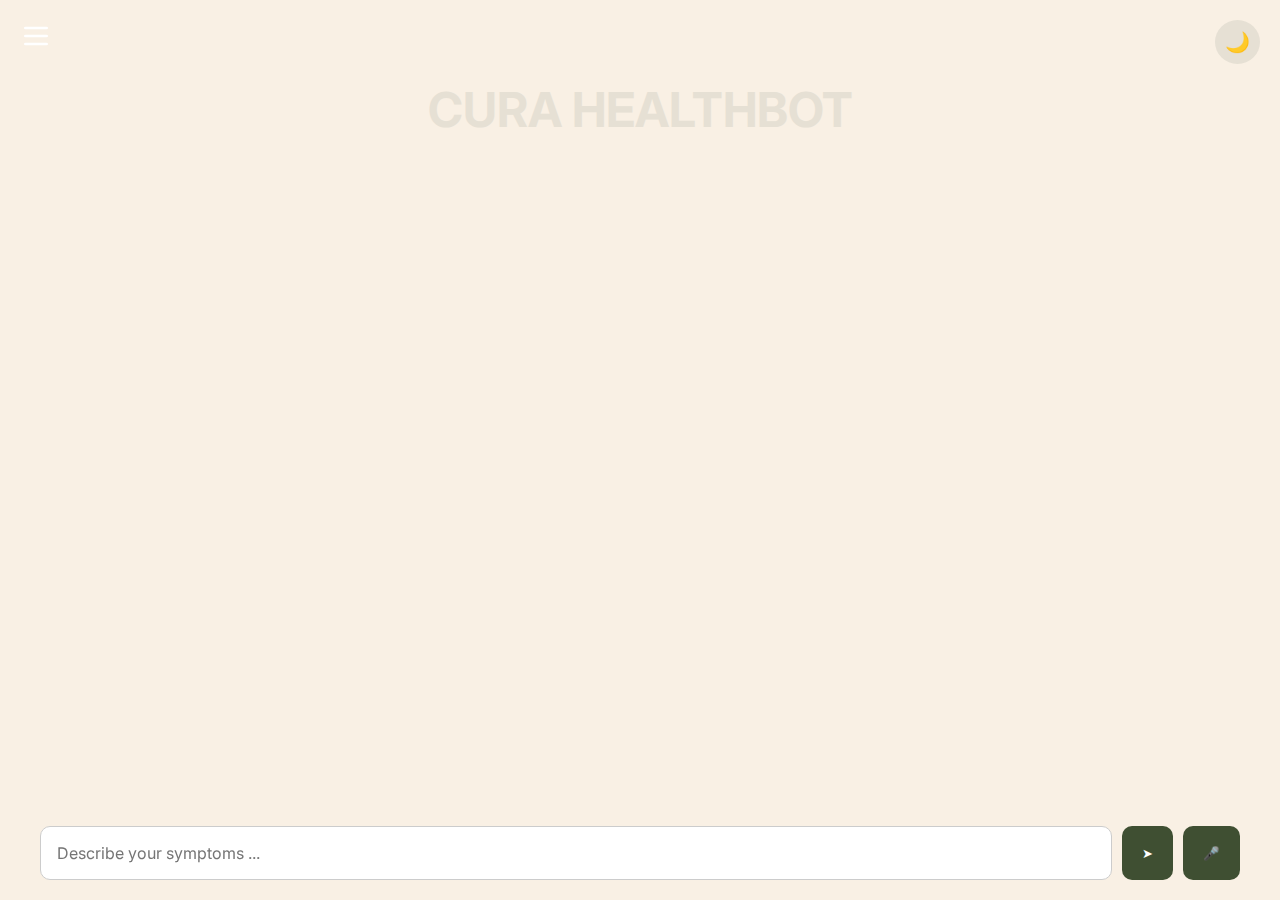
<file: templates/index.html>
<!DOCTYPE html>
<html lang="en">
  <head>
    <meta charset="UTF-8" />
    <meta name="viewport" content="width=device-width, initial-scale=1.0" />
    <title>AIVA Chatbot</title>
    <link
      href="https://fonts.googleapis.com/css2?family=Inter:wght@400;600;700&display=swap"
      rel="stylesheet"
    />
    <link rel="stylesheet" href="/static/style.css" />
    <script src="/static/script.js"></script>
  </head>
  <body>
    <div class="overlay" id="overlay" onclick="toggleSidebar()"></div>

    <button class="sidebar-toggle" id="sidebarToggle" onclick="toggleSidebar()">
      <svg xmlns="http://www.w3.org/2000/svg" viewBox="0 0 24 24">
        <path
          d="M4 6h16M4 12h16M4 18h16"
          stroke="white"
          stroke-width="2"
          stroke-linecap="round"
        />
      </svg>
    </button>

    <button id="themeToggle" onclick="toggleTheme()" class="theme-toggle">
      🌙
    </button>

    <div class="sidebar" id="sidebar">
      <div>
        <h1>CURA HEALTHBOT</h1>
        <button onclick="clearChat()">🧹 Clear Chat</button>
        <div id="sidebarUser"></div>
      </div>
      <button class="upgrade">✨ Upgrade to Plus</button>
    </div>

    <div class="main" id="main">
      <div class="chatbot-title">CURA HEALTHBOT</div>

      <div class="suggestions">
        <button
          onclick="sendSuggestion('I’m having a sore throat and mild fever. What could it be?')"
        >
          Describe symptoms<br /><small>e.g., sore throat, headache</small>
        </button>

        <button
          onclick="sendSuggestion('What are the precautions I should take to avoid food poisoning?')"
        >
          Precautions advice<br /><small>e.g., for food poisoning</small>
        </button>

        <button
          onclick="sendSuggestion('Can I take ibuprofen and paracetamol together?')"
        >
          Medicine question<br /><small>e.g., about pain relief</small>
        </button>

        <button
          onclick="sendSuggestion('I feel stressed and anxious. Can you help?')"
        >
          Mental health support<br /><small>e.g., stress or anxiety</small>
        </button>

        <button
          onclick="sendSuggestion('What diet should I follow when I have a cold or flu?')"
        >
          Diet advice<br /><small>e.g., for cold or flu</small>
        </button>

        <button
          onclick="sendSuggestion('How can I protect myself from viral infections?')"
        >
          How to stay protected<br /><small
            >Viral infections prevention tips</small
          >
        </button>
      </div>

      <div class="bubble bot">
        👋 Hi there! I’m <strong>Aidra</strong>, your caring AI healthcare
        assistant from <strong>Cura HealthBot</strong>. <br /><br />
        You can tell me your symptoms, ask for advice, or simply get support
        anytime you need.
        <br /><br />
        <strong>Please note:</strong> I'm here to provide helpful information
        and emotional support, but I'm
        <u>not a substitute for medical advice from a licensed doctor</u>.
        Always consult a healthcare professional for serious or urgent concerns.
        💙
      </div>

      <div class="chat-window" id="chatWindow"></div>
    </div>

    <div class="chat-input">
      <textarea
        id="chatInput"
        placeholder="Describe your symptoms ..."
        rows="1"
      ></textarea>
      <button onclick="sendUserMessage()">➤</button>
      <button onclick="startVoiceInput()" title="Speak symptoms 🎤">🎤</button>
    </div>
  </body>
</html>
</file>
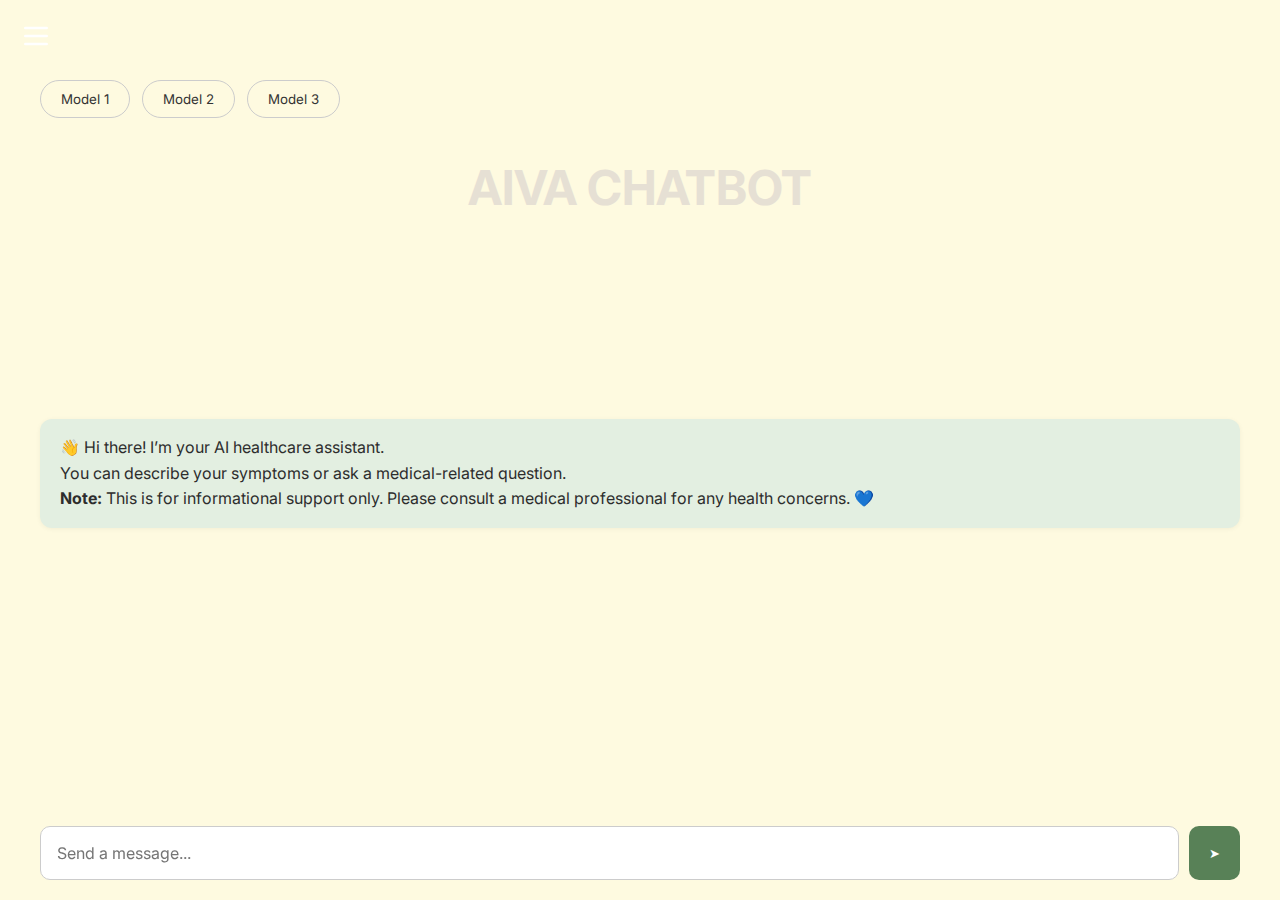
<file: sample.html>
<!DOCTYPE html>
<html lang="en">
<head>
  <meta charset="UTF-8">
  <meta name="viewport" content="width=device-width, initial-scale=1.0">
  <title>AIVA Chatbot</title>
  <link href="https://fonts.googleapis.com/css2?family=Inter:wght@400;600;700&display=swap" rel="stylesheet">
  <style>
    * {
      box-sizing: border-box;
      font-family: 'Inter', sans-serif;
      margin: 0;
      padding: 0;
    }

    body {
      background-color: #fefae0;
      color: #2d2d2d;
      overflow-x: hidden;
      position: relative;
    }

    .overlay {
      position: fixed;
      top: 0;
      left: 0;
      width: 100%;
      height: 100%;
      background: rgba(0, 0, 0, 0.3);
      z-index: 999;
      display: none;
    }

    .overlay.active {
      display: block;
    }

    .sidebar-toggle {
      position: fixed;
      top: 20px;
      left: 20px;
      background: transparent;
      border: none;
      cursor: pointer;
      z-index: 1001;
    }

    .sidebar-toggle svg {
      width: 32px;
      height: 32px;
      fill: #344e41;
    }

    .sidebar {
      background-color: #344e41;
      width: 240px;
      display: flex;
      flex-direction: column;
      justify-content: space-between;
      padding: 20px 16px;
      color: white;
      transition: transform 0.3s ease;
      position: fixed;
      height: 100vh;
      left: 0;
      top: 0;
      z-index: 1000;
      transform: translateX(-100%);
    }

    .sidebar.visible {
      transform: translateX(0);
    }

    .sidebar h1 {
      font-size: 20px;
      font-weight: 700;
    }

    .sidebar button {
      background-color: #4f5e3d;
      border: none;
      color: white;
      padding: 12px 16px;
      margin-top: 20px;
      border-radius: 10px;
      cursor: pointer;
      text-align: left;
    }

    .sidebar .upgrade {
      background-color: #f9e9ce;
      color: #333;
      border-radius: 999px;
      font-weight: 600;
      text-align: center;
    }

    .main {
      margin-left: 0;
      padding: 80px 40px 180px;
      transition: filter 0.3s ease;
    }

    .model-toggle {
      display: flex;
      gap: 12px;
      margin-bottom: 40px;
      flex-wrap: wrap;
    }

    .model-toggle button {
  padding: 10px 20px;
  border-radius: 999px;
  border: 1px solid #ccc;
  background-color: #fefae0;
  color: #333;
  cursor: pointer;
  transition: all 0.3s ease;
}

.model-toggle button.active {
  background-color: #344e41;
  color: white;
}

.model-toggle button:hover {
  background-color: #cce3de;
  color: #2d2d2d;
}

    .model-toggle button.active {
      background-color: #404f32;
      color: white;
    }

    .chatbot-title {
      text-align: center;
      font-size: 48px;
      color: #e6e0d4;
      font-weight: 700;
      margin-bottom: 40px;
    }

    .suggestions {
      display: flex;
      flex-wrap: wrap;
      gap: 10px;
      justify-content: flex-start;
      margin-bottom: 20px;
    }

    .suggestions button {
      background-color: #f5e9d8;
      padding: 16px;
      border: 1px solid #e0d4c0;
      border-radius: 10px;
      flex: 1 1 30%;
      min-width: 280px;
      text-align: left;
      cursor: pointer;
      opacity: 0;
      animation: slideIn 0.5s forwards;
    }

    .suggestions button:nth-child(1) { animation-delay: 0.1s; }
    .suggestions button:nth-child(2) { animation-delay: 0.2s; }
    .suggestions button:nth-child(3) { animation-delay: 0.3s; }
    .suggestions button:nth-child(4) { animation-delay: 0.4s; }
    .suggestions button:nth-child(5) { animation-delay: 0.5s; }
    .suggestions button:nth-child(6) { animation-delay: 0.6s; }

    @keyframes slideIn {
      from {
        opacity: 0;
        transform: translateY(20px);
      }
      to {
        opacity: 1;
        transform: translateY(0);
      }
    }

    .chat-input {
      display: flex;
      position: fixed;
      bottom: 20px;
      left: 40px;
      right: 40px;
    }

    .chat-input input {
      flex: 1;
      padding: 16px;
      border-radius: 10px;
      border: 1px solid #ccc;
    }

    .chat-input button {
      background-color: #588157;
      color: white;
      border: none;
      border-radius: 10px;
      padding: 0 20px;
      margin-left: 10px;
      cursor: pointer;
    }

    .chat-input button:hover {
  background-color: #466b47;
}

    .chat-window {
      display: flex;
      flex-direction: column;
      gap: 16px;
      margin-top: 30px;
    }

    .chat-input textarea {
  flex: 1;
  padding: 16px;
  border-radius: 10px;
  border: 1px solid #ccc;
  resize: none;
  font-family: 'Inter', sans-serif;
  font-size: 16px;
}

    .bubble {
      max-width: 70%;
      padding: 12px 18px;
      border-radius: 16px;
      background: #fff;
      box-shadow: 0 2px 6px rgba(0,0,0,0.1);
      opacity: 0;
      transform: translateY(20px);
      animation: fadeInBubble 0.4s ease forwards;
    }

    .bubble.bot {
      background: #cce3de;
      align-self: flex-start;
    }

    .bubble.user {
      background: #d4e09b;
      align-self: flex-end;
    }

    .typing-indicator {
  display: flex;
  gap: 4px;
  align-items: center;
  padding: 10px 14px;
  width: auto;
  background: #e0e7d8;
  border-radius: 16px;
  animation: fadeInBubble 0.4s ease forwards;
}
.typing-indicator .dot {
  height: 8px;
  width: 8px;
  background-color: #404f32;
  border-radius: 50%;
  animation: blink 1.4s infinite both;
}
.typing-indicator .dot:nth-child(2) {
  animation-delay: 0.2s;
}
.typing-indicator .dot:nth-child(3) {
  animation-delay: 0.4s;
}

.disclaimer-box {
  background-color: #e3efe1;
  padding: 16px 20px;
  border-radius: 12px;
  box-shadow: 0 1px 5px rgba(0,0,0,0.05);
  margin-bottom: 20px;
  font-size: 16px;
  line-height: 1.6;
}

    @keyframes fadeInBubble {
      to {
        opacity: 1;
        transform: translateY(0);
      }
    }

    @media (max-width: 768px) {
      .main {
        padding: 100px 20px 180px;
      }
      .chat-input {
        left: 20px;
        right: 20px;
      }
    }
    @keyframes blink {
    0%, 80%, 100% {
      opacity: 0;
    }
    40% {
      opacity: 1;
    }
  }
  </style>
</head>
<body>
  <div class="overlay" id="overlay" onclick="toggleSidebar()"></div>

  <button class="sidebar-toggle" id="sidebarToggle" onclick="toggleSidebar()">
    <svg xmlns="http://www.w3.org/2000/svg" viewBox="0 0 24 24"><path d="M4 6h16M4 12h16M4 18h16" stroke="white" stroke-width="2" stroke-linecap="round"/></svg>
  </button>

  <div class="sidebar" id="sidebar">
    <div>
      <h1>AIVA CHATBOT</h1>
      <button onclick="startNewChat()">+ New Chat</button>
      <div id="sidebarUser"></div>
    </div>
    <button class="upgrade">✨ Upgrade to Plus</button>
  </div>

  <div class="main" id="main">
    <div class="model-toggle">
      <button onclick="selectModel(this)">Model 1</button>
      <button onclick="selectModel(this)">Model 2</button>
      <button onclick="selectModel(this)">Model 3</button>
    </div>

    <div class="chatbot-title">AIVA CHATBOT</div>

    <div class="suggestions">
      <button onclick="addChatBubble('Sure! Here’s a retro game idea: pixel space blaster!', 'bot')">Come up with concepts<br><small>for a retro style arcade game</small></button>
      <button onclick="addChatBubble('Popcorn pops because water inside heats up and turns to steam!', 'bot')">Explain why popcorn pops<br><small>to a kid who loves to watch in the microwave</small></button>
      <button onclick="addChatBubble('Plan a trip to Tromsø in Norway for the best northern lights view!', 'bot')">Plan a trip<br><small>to see the northern lights in norway</small></button>
      <button onclick="addChatBubble('Make greeting cards or a gallery wall with your kid’s art!', 'bot')">Give me ideas<br><small>for what to do with my kid’s art</small></button>
    </div>

    <div class="disclaimer-box">
      👋 Hi there! I’m your AI healthcare assistant.<br>
      You can describe your symptoms or ask a medical-related question.<br>
      <strong>Note:</strong> This is for informational support only. Please consult a medical professional for any health concerns. 💙
    </div>

    <div class="chat-window" id="chatWindow"></div>
  </div>

  <div class="chat-input">
    <textarea id="chatInput" placeholder="Send a message..." rows="1"></textarea>
    <button onclick="sendUserMessage()">➤</button>
  </div>

  <script>
    function toggleSidebar() {
      const sidebar = document.getElementById('sidebar');
      const overlay = document.getElementById('overlay');
      sidebar.classList.toggle('visible');
      overlay.classList.toggle('active');
    }

    function selectModel(button) {
      document.querySelectorAll('.model-toggle button').forEach(btn => btn.classList.remove('active'));
      button.classList.add('active');
    }

    function startNewChat() {
      document.getElementById('chatWindow').innerHTML = '';
    }

    function addChatBubble(text, sender) {
      const chatWindow = document.getElementById('chatWindow');
      const bubble = document.createElement('div');
      bubble.className = `bubble ${sender}`;
      bubble.textContent = text;
      chatWindow.appendChild(bubble);
      chatWindow.scrollTop = chatWindow.scrollHeight;
    }

    function simulateTyping(message) {
      const chatWindow = document.getElementById('chatWindow');
      const bubble = document.createElement('div');
      bubble.className = 'bubble bot';
      chatWindow.appendChild(bubble);

      let index = 0;
      const speed = 30;
      const interval = setInterval(() => {
        if (index < message.length) {
          bubble.textContent += message.charAt(index);
          index++;
          chatWindow.scrollTop = chatWindow.scrollHeight;
        } else {
          clearInterval(interval);
        }
      }, speed);
    }

    function sendUserMessage() {
      const input = document.getElementById('chatInput');
      const text = input.value.trim();
      if (!text) return;

      addChatBubble(text, 'user');
      input.value = '';

      const chatWindow = document.getElementById('chatWindow');
      const typing = document.createElement('div');
      typing.className = 'bubble bot typing-indicator';
      typing.innerHTML = '<span class="dot"></span><span class="dot"></span><span class="dot"></span>';
      chatWindow.appendChild(typing);
      chatWindow.scrollTop = chatWindow.scrollHeight;

      fetch('http://127.0.0.1:5000/chatbot', {
        method: 'POST',
        headers: { 'Content-Type': 'application/json' },
        body: JSON.stringify({ user_input: text })
      })
        .then(response => response.json())
        .then(data => {
          typing.remove();
          simulateTyping(data.response);
        })
        .catch(() => {
          typing.remove();
          simulateTyping("⚠️ Sorry, I couldn't connect to the server.");
        });
    }

    function updateSidebarUI() {
      const sidebar = document.getElementById('sidebarUser');
      const username = localStorage.getItem('aiva_user');
      if (username) {
        sidebar.innerHTML = `
          <hr style="margin: 20px 0; border: 0; border-top: 1px solid #6a7f5a;">
          <div style="margin-bottom: 10px; font-weight: bold;">👋 Welcome, ${username}</div>
          <button onclick="alert('Profile info: ' + localStorage.getItem('aiva_user'))">👤 My Profile</button>
          <button onclick="logout()">🚪 Logout</button>
        `;
      } else {
        sidebar.innerHTML = `
          <hr style="margin: 20px 0; border: 0; border-top: 1px solid #6a7f5a;">
          <button onclick="showForm('login')">🔐 Login</button>
          <button onclick="showForm('register')">📝 Register</button>
        `;
      }
    }

    function showForm(type) {
      const name = prompt(`Enter your ${type === 'register' ? 'new' : ''} username:`);
      if (name) {
        localStorage.setItem('aiva_user', name);
        updateSidebarUI();
        alert(`${type === 'register' ? 'Registered' : 'Logged in'} as ${name}`);
      }
    }

    function logout() {
      localStorage.removeItem('aiva_user');
      updateSidebarUI();
      alert('You have been logged out.');
    }

    window.addEventListener('DOMContentLoaded', updateSidebarUI);

    // ✅ Enable sending message with Enter key
document.getElementById('chatInput').addEventListener('keydown', function (event) {
  if (event.key === 'Enter' && !event.shiftKey) {
    event.preventDefault();
    sendUserMessage();
  }
});

  </script>
</body>
</html>
</file>
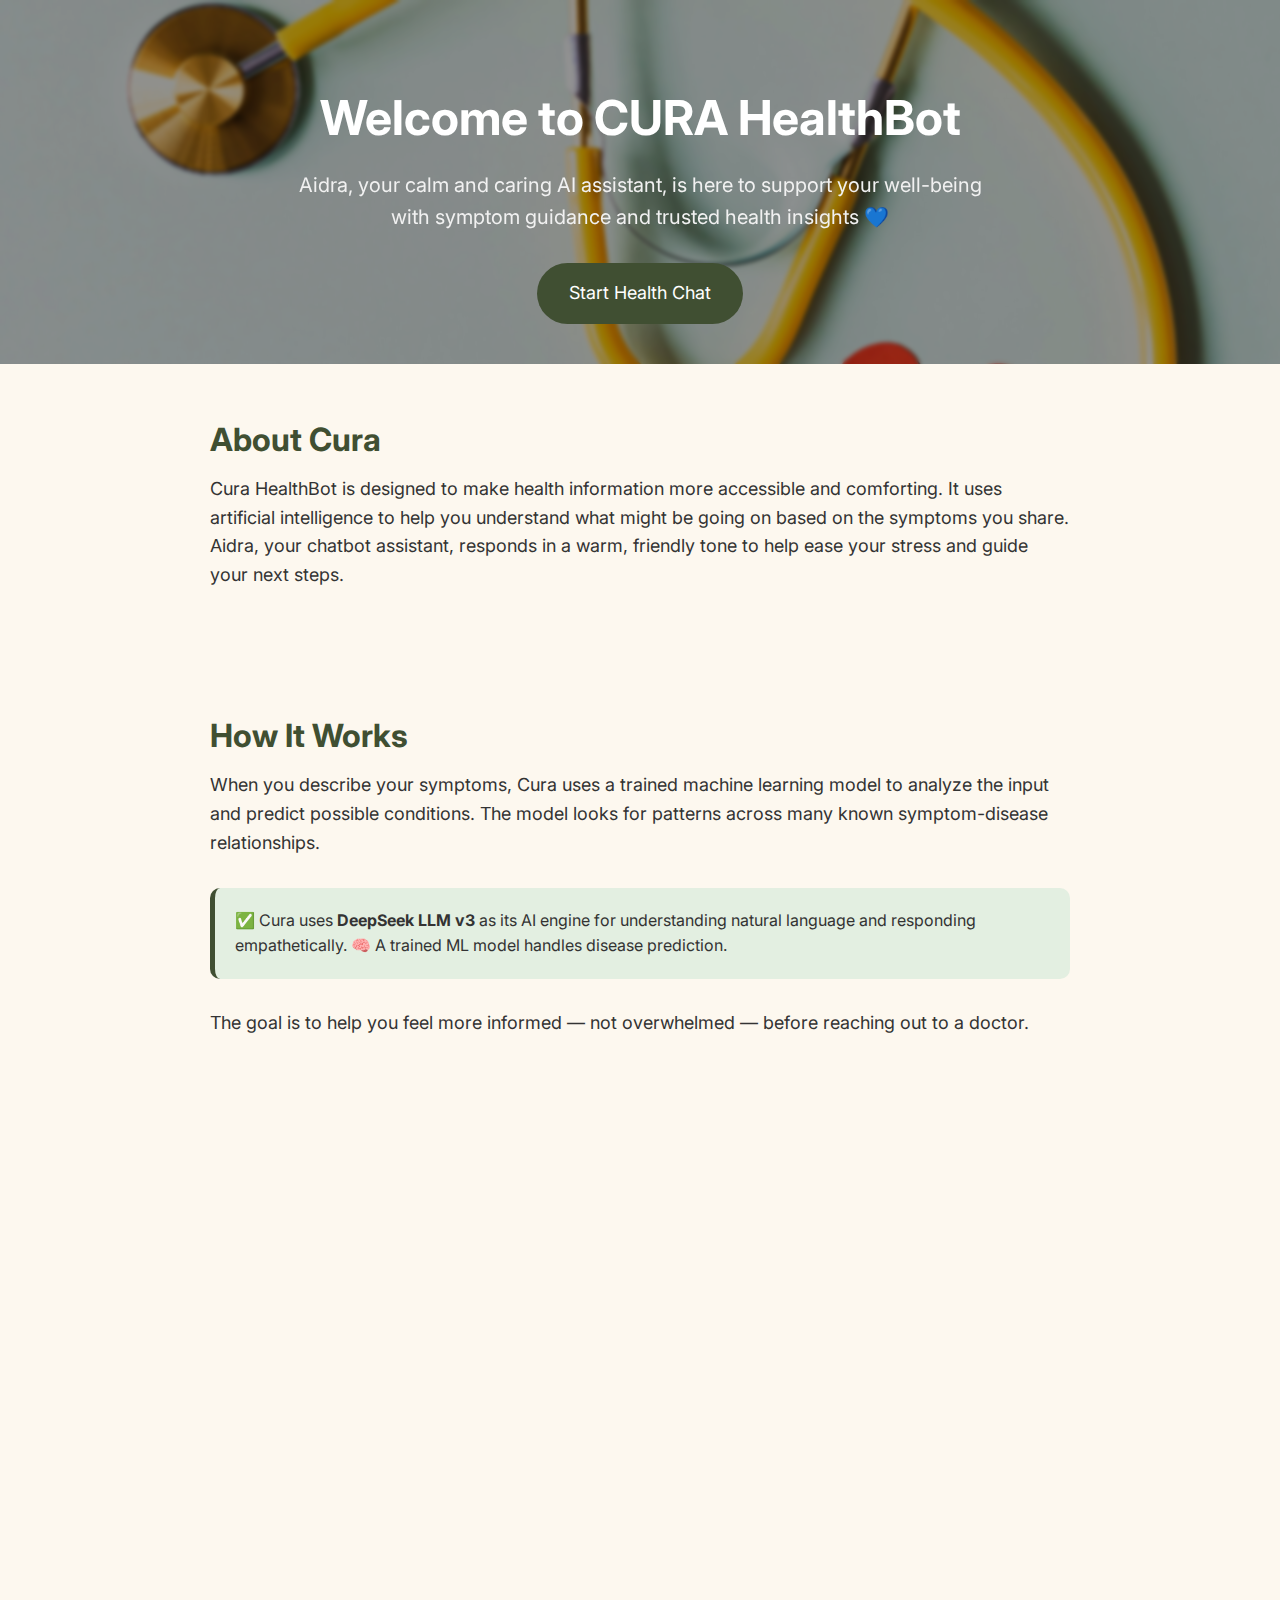
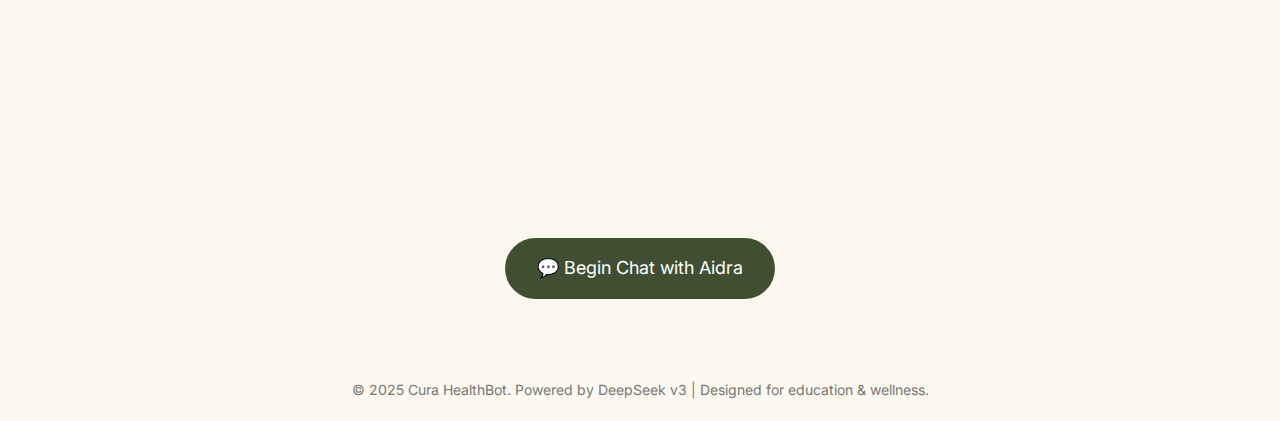
<file: templates/landing.html>
<!DOCTYPE html>
<html lang="en">
  <head>
    <meta charset="UTF-8" />
    <meta name="viewport" content="width=device-width, initial-scale=1.0" />
    <title>Cura HealthBot – Welcome</title>
    <link
      href="https://fonts.googleapis.com/css2?family=Inter:wght@400;600;700&display=swap"
      rel="stylesheet"
    />
    <style>
      * {
        box-sizing: border-box;
        font-family: "Inter", sans-serif;
        margin: 0;
        padding: 0;
      }

      body {
        background: #fdf8ef;
        color: #333;
        line-height: 1.6;
      }

      header {
        padding: 80px 20px 40px;
        text-align: center;
        background: url("/static/pic1.jpg") no-repeat center center;
        background-size: cover;
        position: relative;
        color: white;
      }

      header::before {
        content: "";
        position: absolute;
        top: 0;
        left: 0;
        width: 100%;
        height: 100%;
        background: rgba(0, 0, 0, 0.4); 
        backdrop-filter: blur(2px); 
        z-index: 0;
      }

      header h1,
      header p,
      header .start-btn {
        position: relative;
        z-index: 1;
      }

      header h1 {
        font-size: 48px;
        color: #fff;
      }

      header p {
        font-size: 20px;
        margin-top: 12px;
        max-width: 700px;
        margin-left: auto;
        margin-right: auto;
        color: #f1f1f1;
      }

      .section {
        padding: 50px 20px;
        max-width: 900px;
        margin: 0 auto;
        opacity: 0;
        transform: translateY(40px);
        transition: all 0.6s ease-out;
      }

      .section.visible {
        opacity: 1;
        transform: translateY(0);
      }

      .section h2 {
        font-size: 32px;
        color: #404f32;
        margin-bottom: 10px;
      }

      .section p {
        font-size: 18px;
        margin-bottom: 20px;
      }

      .highlight-box {
        background-color: #e3efe1;
        border-left: 5px solid #404f32;
        padding: 20px;
        margin: 30px 0;
        border-radius: 10px;
      }

      .start-btn {
        display: inline-block;
        padding: 16px 32px;
        font-size: 18px;
        background-color: #404f32;
        color: white;
        border: none;
        border-radius: 999px;
        text-decoration: none;
        transition: background 0.3s ease;
      }

      .start-btn:hover {
        background-color: #5b6e47;
      }

      .center {
        text-align: center;
      }

      .btn-primary {
        display: inline-block;
        background-color: #404f32;
        color: white;
        padding: 12px 24px;
        border-radius: 999px;
        text-decoration: none;
        font-weight: 600;
        margin-top: 20px;
        transition: background-color 0.3s ease;
      }

      .btn-primary:hover {
        background-color: #2f3a27;
      }

      footer {
        text-align: center;
        padding: 20px;
        color: #777;
        font-size: 14px;
      }

      .fade-out {
        animation: fadeOut 0.5s forwards;
      }

      @keyframes fadeOut {
        to {
          opacity: 0;
          transform: translateY(20px);
        }
      }
    </style>
  </head>
  <body>
    <div class="overlay">
      <header>
        <h1>Welcome to CURA HealthBot</h1>
        <p>
          Aidra, your calm and caring AI assistant, is here to support your
          well-being with symptom guidance and trusted health insights 💙
        </p>
        <div style="margin-top: 30px">
          <a href="index.html" class="start-btn">Start Health Chat</a>
        </div>
      </header>

      <section class="section">
        <h2>About Cura</h2>
        <p>
          Cura HealthBot is designed to make health information more accessible
          and comforting. It uses artificial intelligence to help you understand
          what might be going on based on the symptoms you share. Aidra, your
          chatbot assistant, responds in a warm, friendly tone to help ease your
          stress and guide your next steps.
        </p>
      </section>

      <section class="section">
        <h2>How It Works</h2>
        <p>
          When you describe your symptoms, Cura uses a trained machine learning
          model to analyze the input and predict possible conditions. The model
          looks for patterns across many known symptom-disease relationships.
        </p>
        <div class="highlight-box">
          ✅ Cura uses <strong>DeepSeek LLM v3</strong> as its AI engine for
          understanding natural language and responding empathetically. 🧠 A
          trained ML model handles disease prediction.
        </div>
        <p>
          The goal is to help you feel more informed — not overwhelmed — before
          reaching out to a doctor.
        </p>
      </section>

      <section class="section">
        <h2>Data Transparency</h2>
        <p>
          Your privacy matters. Cura does not store or collect personal health
          information. All chats are temporary and anonymous.
        </p>
        <p>
          The system is designed to be supportive, safe, and transparent —
          offering insights based only on the symptoms you describe.
        </p>

        <a href="#" class="btn-primary" onclick="fadeToPage('privacy.html')"
          >View Privacy Policy</a
        >
      </section>

      <section class="section">
        <h2>Medical Disclaimer</h2>
        <p>
          While Cura can help you understand your symptoms and offer general
          health advice, it is
          <strong>not a replacement for professional medical care</strong>.
        </p>
        <div class="highlight-box">
          ⚠️ Always consult a licensed medical provider for diagnosis or
          treatment. Cura is a support tool, not a doctor.
        </div>
      </section>

      <div class="center" style="margin-bottom: 60px">
        <a href="index.html" class="start-btn">💬 Begin Chat with Aidra</a>
      </div>

      <footer>
        &copy; 2025 Cura HealthBot. Powered by DeepSeek v3 | Designed for
        education & wellness.
      </footer>
    </div>

    <!-- JavaScript for scroll animation -->
    <script>
      const sections = document.querySelectorAll(".section");
      const options = {
        threshold: 0.1,
      };

      const observer = new IntersectionObserver((entries) => {
        entries.forEach((entry) => {
          if (entry.isIntersecting) {
            entry.target.classList.add("visible");
          }
        });
      }, options);

      sections.forEach((section) => {
        observer.observe(section);
      });

      function fadeToPage(url) {
        document.body.classList.add("fade-out");
        setTimeout(() => {
          window.location.href = url;
        }, 500); 
      }
    </script>
  </body>
</html>
</file>
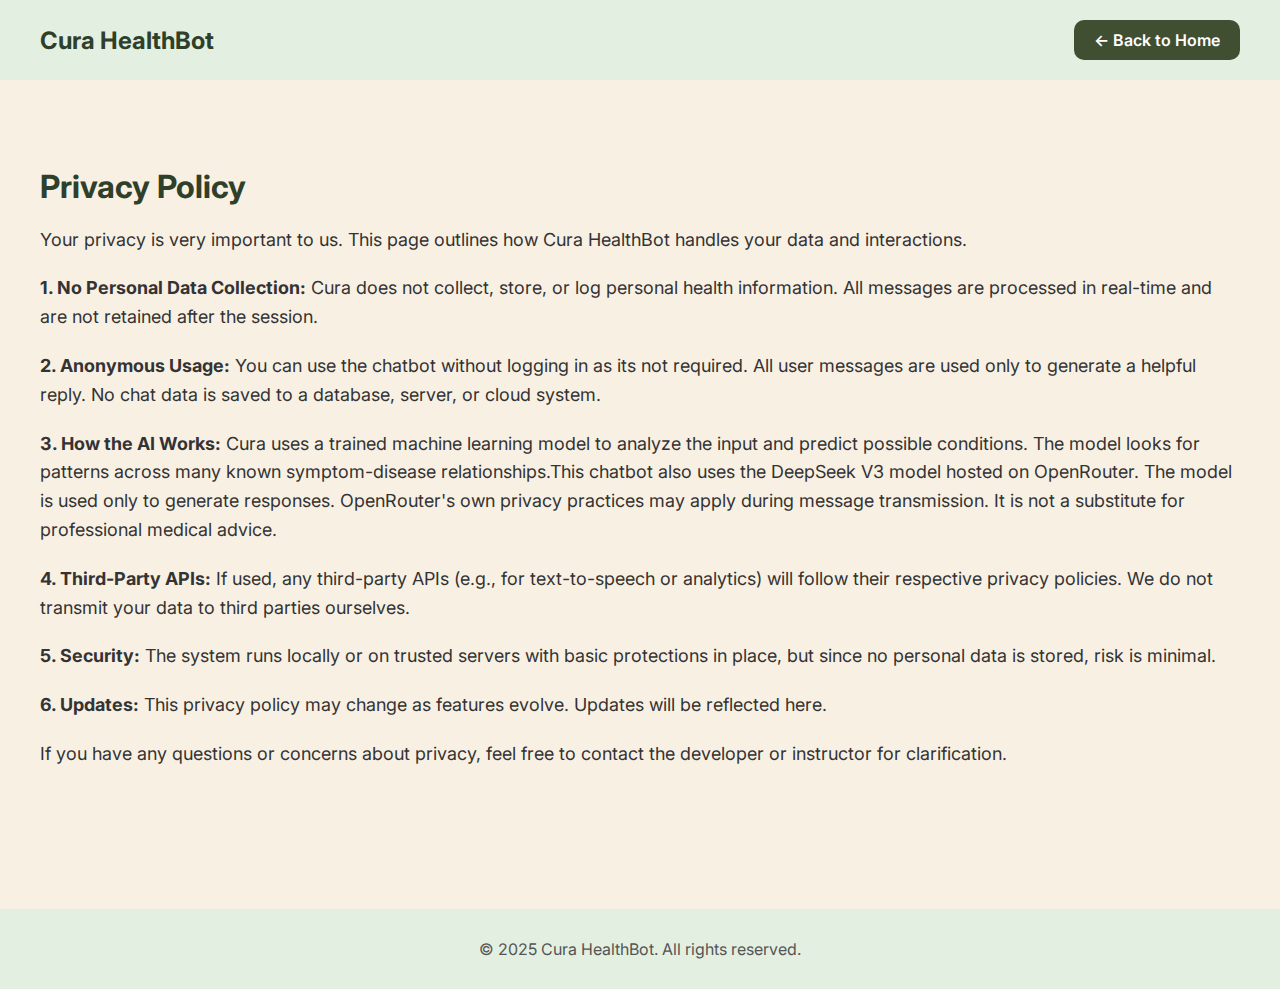
<file: templates/privacy.html>
<!DOCTYPE html>
<html lang="en">
  <head>
    <meta charset="UTF-8" />
    <meta name="viewport" content="width=device-width, initial-scale=1.0" />
    <title>Privacy Policy - Cura</title>
    <link
      href="https://fonts.googleapis.com/css2?family=Inter:wght@400;600;700&display=swap"
      rel="stylesheet"
    />
    <style>
      body {
        font-family: "Inter", sans-serif;
        margin: 0;
        padding: 0;
        background-color: #f9f0e4;
        color: #333;
      }

      header {
        background-color: #e3efe1;
        padding: 20px 40px;
        display: flex;
        justify-content: space-between;
        align-items: center;
      }

      header h1 {
        margin: 0;
        font-size: 24px;
        color: #2e402a;
      }

      header a {
        text-decoration: none;
        background-color: #404f32;
        color: #fff;
        padding: 10px 20px;
        border-radius: 10px;
        font-weight: 600;
      }

      .container {
        padding: 60px 40px;
      }

      h2 {
        font-size: 32px;
        margin-bottom: 20px;
        color: #2e402a;
      }

      p {
        font-size: 18px;
        line-height: 1.6;
        margin-bottom: 20px;
      }

      footer {
        padding: 30px;
        text-align: center;
        background-color: #e3efe1;
        color: #555;
        margin-top: 60px;
      }

      .fade-out {
        animation: fadeOut 0.5s forwards;
      }

      @keyframes fadeOut {
        to {
          opacity: 0;
          transform: translateY(20px);
        }
      }

      @media (max-width: 768px) {
        header,
        .container {
          padding: 20px;
        }

        h2 {
          font-size: 24px;
        }

        p {
          font-size: 16px;
        }
      }
    </style>
  </head>
  <body>
    <header>
      <h1>Cura HealthBot</h1>
      <a href="landing.html">← Back to Home</a>
    </header>

    <div class="container">
      <h2>Privacy Policy</h2>
      <p>
        Your privacy is very important to us. This page outlines how Cura
        HealthBot handles your data and interactions.
      </p>

      <p>
        <strong>1. No Personal Data Collection:</strong> Cura does not collect,
        store, or log personal health information. All messages are processed in
        real-time and are not retained after the session.
      </p>

      <p>
        <strong>2. Anonymous Usage:</strong> You can use the chatbot without
        logging in as its not required. All user messages are used only to
        generate a helpful reply. No chat data is saved to a database, server,
        or cloud system.
      </p>

      <p>
        <strong>3. How the AI Works:</strong> Cura uses a trained machine
        learning model to analyze the input and predict possible conditions. The
        model looks for patterns across many known symptom-disease
        relationships.This chatbot also uses the DeepSeek V3 model hosted on
        OpenRouter. The model is used only to generate responses. OpenRouter's
        own privacy practices may apply during message transmission. It is not a
        substitute for professional medical advice.
      </p>

      <p>
        <strong>4. Third-Party APIs:</strong> If used, any third-party APIs
        (e.g., for text-to-speech or analytics) will follow their respective
        privacy policies. We do not transmit your data to third parties
        ourselves.
      </p>

      <p>
        <strong>5. Security:</strong> The system runs locally or on trusted
        servers with basic protections in place, but since no personal data is
        stored, risk is minimal.
      </p>

      <p>
        <strong>6. Updates:</strong> This privacy policy may change as features
        evolve. Updates will be reflected here.
      </p>

      <p>
        If you have any questions or concerns about privacy, feel free to
        contact the developer or instructor for clarification.
      </p>
    </div>

    <footer>&copy; 2025 Cura HealthBot. All rights reserved.</footer>
    <script>
      function fadeToPage(url) {
        document.body.classList.add("fade-out");
        setTimeout(() => {
          window.location.href = url;
        }, 500); 
      }
    </script>
  </body>
</html>
</file>
<file: static/style.css>
* {
      box-sizing: border-box;
      font-family: 'Inter', sans-serif;
      margin: 0;
      padding: 0;
    }

    body {
      background-color: #f9f0e4;
      color: #333;
      overflow-x: hidden;
      position: relative;
    }

    .overlay {
      position: fixed;
      top: 0;
      left: 0;
      width: 100%;
      height: 100%;
      background: rgba(0, 0, 0, 0.3);
      z-index: 999;
      display: none;
    }

    .overlay.active {
      display: block;
    }

    .sidebar-toggle {
      position: fixed;
      top: 20px;
      left: 20px;
      background: transparent;
      border: none;
      cursor: pointer;
      z-index: 1001;
    }

    .sidebar-toggle svg {
      width: 32px;
      height: 32px;
      fill: #404f32;
    }

    .sidebar {
      background-color: #404f32;
      width: 240px;
      display: flex;
      flex-direction: column;
      justify-content: space-between;
      padding: 20px 16px;
      color: white;
      transition: transform 0.3s ease;
      position: fixed;
      height: 100vh;
      left: 0;
      top: 0;
      z-index: 1000;
      transform: translateX(-100%);
    }

    .sidebar.visible {
      transform: translateX(0);
    }

    .sidebar h1 {
      font-size: 20px;
      font-weight: 700;
      margin-top: 40px;
      color: #fff;
    }

    .sidebar button {
      background-color: #4f5e3d;
      border: none;
      color: white;
      padding: 12px 16px;
      margin-top: 20px;
      border-radius: 10px;
      cursor: pointer;
      text-align: left;
    }

    .sidebar .upgrade {
      background-color: #f9e9ce;
      color: #333;
      border-radius: 999px;
      font-weight: 600;
      text-align: center;
    }

    .main {
      margin-left: 0;
      padding: 80px 40px 180px;
      transition: filter 0.3s ease;
    }

    .model-toggle {
      display: flex;
      gap: 12px;
      margin-bottom: 40px;
      flex-wrap: wrap;
    }

    .model-toggle button {
      padding: 10px 20px;
      border-radius: 999px;
      border: 1px solid #ccc;
      background-color: #d8e3c2;
      cursor: pointer;
    }

    .model-toggle button.active {
      background-color: #404f32;
      color: white;
    }

    .chatbot-title {
      text-align: center;
      font-size: 48px;
      color: #e6e0d4;
      font-weight: 700;
      margin-bottom: 40px;
    }

    .suggestions {
      display: flex;
      flex-wrap: wrap;
      gap: 10px;
      justify-content: flex-start;
      margin-bottom: 20px;
    }

    .suggestions button {
      background-color: #f5e9d8;
      padding: 16px;
      border: 1px solid #e0d4c0;
      border-radius: 10px;
      flex: 1 1 30%;
      min-width: 280px;
      text-align: left;
      cursor: pointer;
      opacity: 0;
      animation: slideIn 0.5s forwards;
    }

    .suggestions button:nth-child(1) { animation-delay: 0.1s; }
    .suggestions button:nth-child(2) { animation-delay: 0.2s; }
    .suggestions button:nth-child(3) { animation-delay: 0.3s; }
    .suggestions button:nth-child(4) { animation-delay: 0.4s; }
    .suggestions button:nth-child(5) { animation-delay: 0.5s; }
    .suggestions button:nth-child(6) { animation-delay: 0.6s; }

    @keyframes slideIn {
      from {
        opacity: 0;
        transform: translateY(20px);
      }
      to {
        opacity: 1;
        transform: translateY(0);
      }
    }

    .chat-input {
      display: flex;
      position: fixed;
      bottom: 20px;
      left: 40px;
      right: 40px;
    }

    .chat-input input {
      flex: 1;
      padding: 16px;
      border-radius: 10px;
      border: 1px solid #ccc;
    }

    .chat-input button {
      background-color: #3f4f32;
      color: white;
      border: none;
      border-radius: 10px;
      padding: 0 20px;
      margin-left: 10px;
      cursor: pointer;
    }

    .chat-window {
      display: flex;
      flex-direction: column;
      gap: 16px;
      margin-top: 30px;
    }

    .chat-input textarea {
  flex: 1;
  padding: 16px;
  border-radius: 10px;
  border: 1px solid #ccc;
  resize: none;
  font-family: 'Inter', sans-serif;
  font-size: 16px;
}

    .bubble {
      max-width: 70%;
      padding: 12px 18px;
      border-radius: 16px;
      background: #fff;
      box-shadow: 0 2px 6px rgba(0,0,0,0.1);
      opacity: 0;
      transform: translateY(20px);
      animation: fadeInBubble 0.4s ease forwards;
    }

    .bubble.bot {
      background: #e0e7d8;
      align-self: flex-start;
    }

    .bubble.user {
      background: #d8e3c2;
      align-self: flex-end;
    }

    .typing-indicator {
  display: flex;
  gap: 4px;
  align-items: center;
  padding: 10px 14px;
  width: auto;
  background: #e0e7d8;
  border-radius: 16px;
  animation: fadeInBubble 0.4s ease forwards;
}
.typing-indicator .dot {
  height: 8px;
  width: 8px;
  background-color: #404f32;
  border-radius: 50%;
  animation: blink 1.4s infinite both;
}
.typing-indicator .dot:nth-child(2) {
  animation-delay: 0.2s;
}
.typing-indicator .dot:nth-child(3) {
  animation-delay: 0.4s;
}

.disclaimer-box {
  background-color: #e3efe1;
  padding: 16px 20px;
  border-radius: 12px;
  box-shadow: 0 1px 5px rgba(0,0,0,0.05);
  margin-bottom: 20px;
  font-size: 16px;
  line-height: 1.6;
}

body.dark-mode {
  background-color: #1f1f1f;
  color: #eaeaea;
}

body.dark-mode .sidebar {
  background-color: #2e2e2e;
}

body.dark-mode .chat-input textarea,
body.dark-mode .chat-input input {
  background-color: #333;
  color: #ff2020;
  border: 1px solid #555;
}

body.dark-mode .bubble.bot {
  background-color: #2f3e2f;
}

body.dark-mode .bubble.user {
  background-color: #3a513a;
}

body.dark-mode .typing-indicator {
  background-color: #2f3e2f;
}

body.dark-mode .bubble,
body.dark-mode .bubble.bot,
body.dark-mode .bubble.user,
body.dark-mode .disclaimer-box {
  color: #f0f0f0;
}

body.dark-mode .disclaimer-box {
  background-color: #2f2f2f;
  color: #f0f0f0;
}

body.dark-mode .chatbot-title {
  color: #fcefdc;
}

body.dark-mode .model-toggle button {
  background-color: #333;
  color: #eee;
  border: 1px solid #666;
}

body.dark-mode .model-toggle button.active {
  background-color: #d8e3c2;
  color: #1f1f1f;
}

body.dark-mode .sidebar .upgrade {
  background-color: #f5e9d8;
  color: #1f1f1f;
}

body.dark-mode .suggestions button {
  background-color: #3a3a3a;
  color: #eaeaea;
  border-color: #555;
}

body.dark-mode .chat-input textarea {
  background-color: #2a2a2a;
  color: #f0f0f0;
  border: 1px solid #555;
}

body.dark-mode .chat-input textarea::placeholder {
  color: #aaa;
}

.theme-toggle {
  position: fixed;
  top: 20px;
  right: 20px;
  background: #e6e0d4;
  border: none;
  font-size: 20px;
  padding: 10px;
  border-radius: 50%;
  cursor: pointer;
  z-index: 1001;
  transition: background 0.3s;
}

body.dark-mode .theme-toggle {
  background: #333;
  color: #f0f0f0;
}


    @keyframes fadeInBubble {
      to {
        opacity: 1;
        transform: translateY(0);
      }
    }

    @media (max-width: 768px) {
      .main {
        padding: 100px 20px 180px;
      }
      .chat-input {
        left: 20px;
        right: 20px;
      }
    }
    @keyframes blink {
    0%, 80%, 100% {
      opacity: 0;
    }
    40% {
      opacity: 1;
    }
  }
</file>
